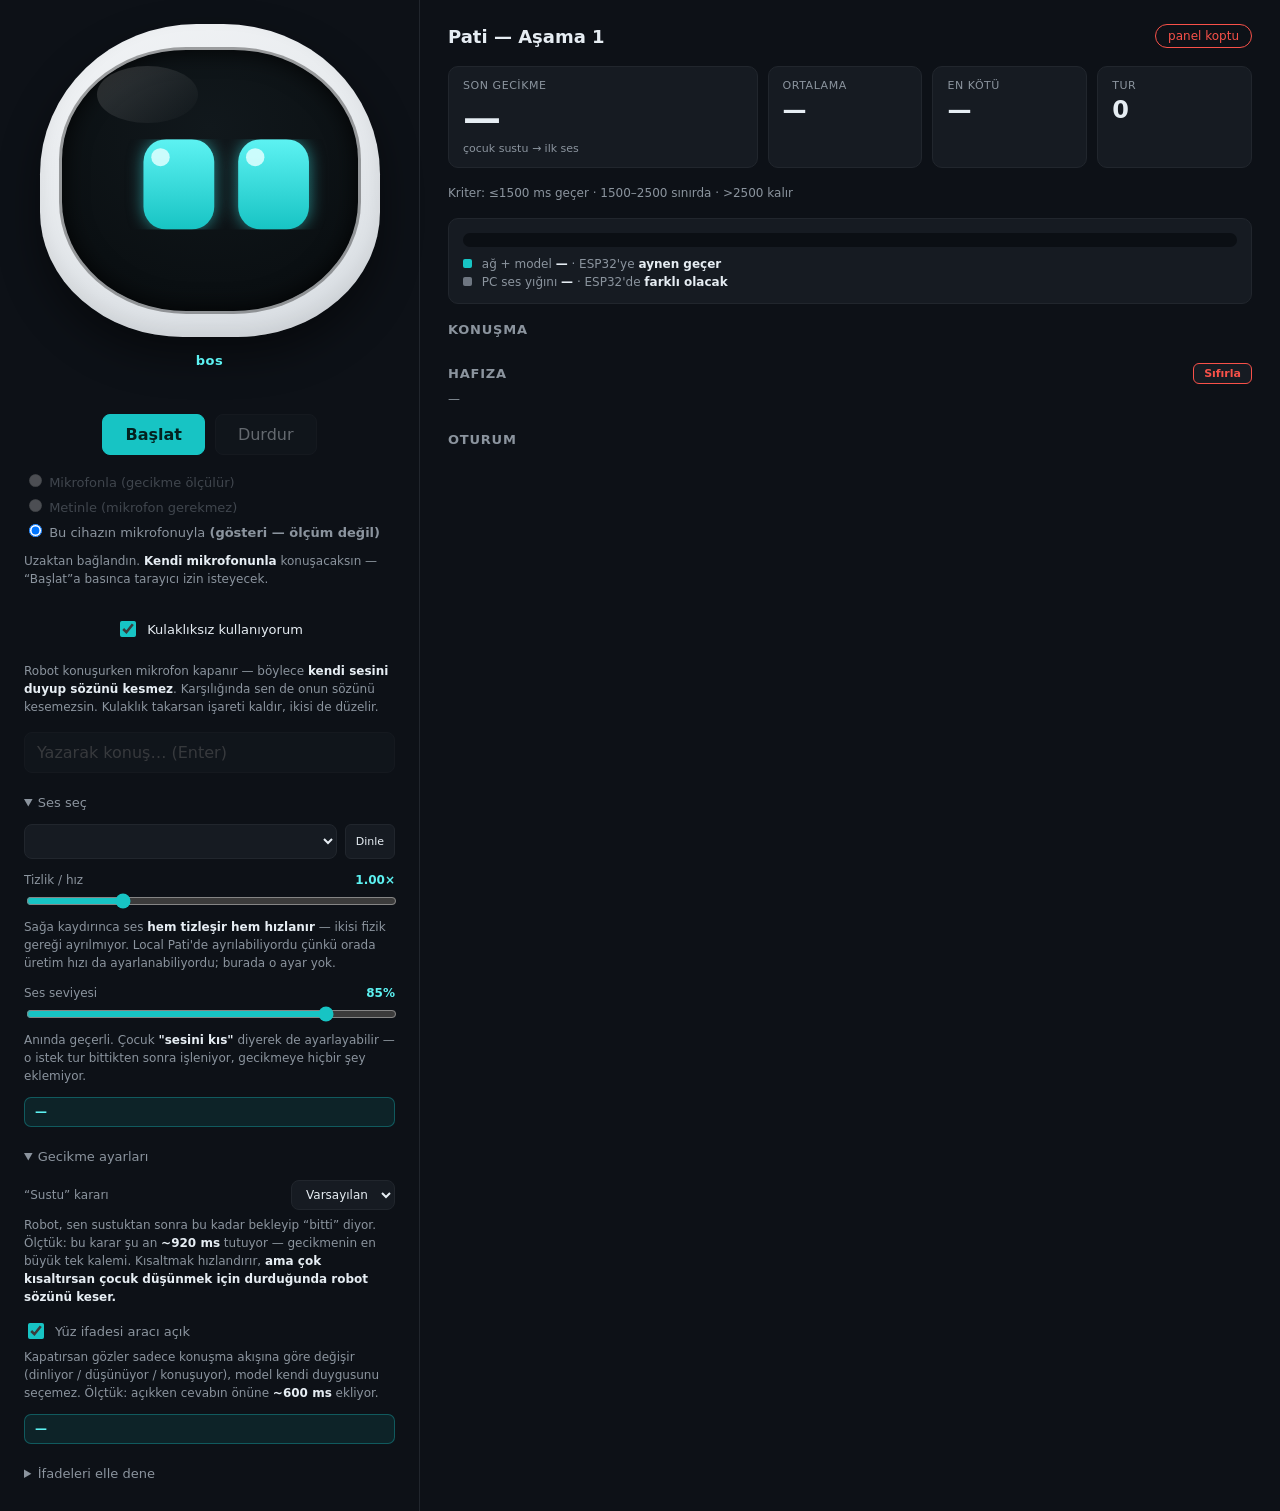
<file: prototype/arayuz/index.html>
<!DOCTYPE html>
<html lang="tr">
<head>
<meta charset="utf-8">
<meta name="viewport" content="width=device-width, initial-scale=1">
<title>Pati — Aşama 1 paneli</title>
<link rel="stylesheet" href="stil.css">
</head>
<body>

<div class="sol">
  <!-- Robot yüzü.
       Kasa + füme akrilik görünümü PLAN.mdb'den geliyor: Eilik'in
       "siyah cam" hissi ekrandan değil, önündeki koyu şeffaf
       akrilikten geliyor. 250 TL'lik ekranı sipariş etmeden nasıl
       duracağını burada görüyoruz. -->
  <div class="kafa">
    <div class="cam">
      <canvas id="gozler"></canvas>
      <div class="yansima"></div>
    </div>
  </div>

  <div class="ifade-adi"><span id="ifadeAdi">bos</span></div>
  <div class="mik-durum" id="mikDurum"></div>

  <div class="dugmeler">
    <button id="baslat" class="birincil">Başlat</button>
    <button id="durdur" disabled>Durdur</button>
  </div>

  <div class="mod">
    <label><input type="radio" name="mod" value="ses" checked> Mikrofonla (gecikme ölçülür)</label>
    <label><input type="radio" name="mod" value="metin"> Metinle (mikrofon gerekmez)</label>
    <!-- Uzaktan bağlanan biri (telefon, tünel) kendi mikrofonuyla
         konuşabilsin diye. Ölçüm için DEĞİL: araya tarayıcı ve ağ
         girdiği için gecikme sayıları §4 kriteri sayılmaz. -->
    <label><input type="radio" name="mod" value="tarayici"> Bu cihazın mikrofonuyla <b>(gösteri — ölçüm değil)</b></label>
  </div>

  <!-- Kulaklıksız kullanımda hoparlörden çıkan ses mikrofona girip
       robotun kendi sözünü kestiriyor. Robot konuşurken mikrofonu
       kapatmak bunu tamamen bitiriyor; bedeli sözünü kesememek. -->
  <label class="onay" id="dubleksSatir" hidden>
    <input id="yarimDubleks" type="checkbox" checked>
    <span>Kulaklıksız kullanıyorum</span>
  </label>
  <div class="ipucu" id="dubleksNot" hidden>
    Robot konuşurken mikrofon kapanır — böylece <b>kendi sesini duyup
    sözünü kesmez</b>. Karşılığında sen de onun sözünü kesemezsin.
    Kulaklık takarsan işareti kaldır, ikisi de düzelir.
  </div>

  <div class="yazi-satiri">
    <input id="yazi" type="text" placeholder="Yazarak konuş… (Enter)" disabled>
  </div>

  <!-- SES SEÇİMİ.
       30 hazır ses var; tizlik/hız API'den ayarlanamıyor
       (SpeechConfig şemasında speakingRate/pitch yok). Onun yerine
       v1'in hilesi: sesi olduğundan hızlı çalınca hem hızlanıyor hem
       tizleşiyor. ESP32'de bu sadece bir I2S saat ayarı. -->
  <details class="deneme" open>
    <summary>Ses seç</summary>

    <div class="ses-satir">
      <select id="sesListesi"></select>
      <button id="sesDinle" class="kucuk">Dinle</button>
    </div>

    <!-- Tek ayar: çalma hızı. Sesi olduğundan hızlı çalınca tizleşir
         ama aynı oranda hızlanır da — fizik gereği ayrılmıyor.
         Prompta "yavaş konuş" talimatı eklemek denendi ve GERİ ALINDI:
         her yeni talimat kişilik kurallarını seyreltiyor (soru kuralı
         ölçümü: sadece ifade değişimi %9 → %86 fark yarattı). -->
    <label class="kaydirici">
      <span>Tizlik / hız <b id="hizDeger">1.00×</b></span>
      <input id="hizKaydirici" type="range" min="0.85" max="1.45"
             step="0.01" value="1.00">
    </label>
    <div class="ipucu">
      Sağa kaydırınca ses <b>hem tizleşir hem hızlanır</b> — ikisi fizik
      gereği ayrılmıyor. Local Pati'de ayrılabiliyordu çünkü orada
      üretim hızı da ayarlanabiliyordu; burada o ayar yok.
    </div>

    <!-- SES SEVİYESİ. Tizlikten farkı: bu ANINDA geçerli oluyor,
         sonraki başlatmayı beklemiyor. Çünkü tizlik oturum açılırken
         sabitleniyor, seviye ise her ses parçasında yeniden uygulanıyor.

         Çocuk bunu sesiyle de ayarlayabiliyor ("sesini kıs") — ikisi
         de aynı sınırlardan geçiyor. Tamamen sessize alma KASITLI
         olarak yok: çocuk sıfıra indirip "Pati bozuldu" sanmasın. -->
    <label class="kaydirici">
      <span>Ses seviyesi <b id="seviyeDeger">85%</b></span>
      <input id="seviyeKaydirici" type="range" min="0.15" max="1"
             step="0.05" value="0.85">
    </label>
    <div class="ipucu">
      Anında geçerli. Çocuk <b>"sesini kıs"</b> diyerek de
      ayarlayabilir — o istek tur bittikten sonra işleniyor, gecikmeye
      hiçbir şey eklemiyor.
    </div>

    <div class="uygulandi" id="sesDurum">—</div>
  </details>

  <!-- GECİKME AYARLARI.
       Ölçüldü (11 tur, mikrofonla): ortalama 1783 ms, medyan 1989 ms
       → SINIRDA. Bu iki ayara o ölçümde HİÇ dokunulmamıştı ve ikisi de
       gecikmenin en büyük kalemleri. -->
  <details class="deneme" open>
    <summary>Gecikme ayarları</summary>

    <div class="ayar">
      <span>“Sustu” kararı</span>
      <select id="vadSecim">
        <option value="">Varsayılan</option>
        <option value="800">800 ms</option>
        <option value="600">600 ms</option>
        <option value="400">400 ms</option>
        <option value="300">300 ms</option>
      </select>
    </div>
    <div class="ipucu">
      Robot, sen sustuktan sonra bu kadar bekleyip “bitti” diyor.
      Ölçtük: bu karar şu an <b>~920 ms</b> tutuyor — gecikmenin en
      büyük tek kalemi. Kısaltmak hızlandırır, <b>ama çok kısaltırsan
      çocuk düşünmek için durduğunda robot sözünü keser.</b>
    </div>

    <label class="onay">
      <input id="yuzAcik" type="checkbox" checked>
      <span>Yüz ifadesi aracı açık</span>
    </label>
    <div class="ipucu">
      Kapatırsan gözler sadece konuşma akışına göre değişir (dinliyor /
      düşünüyor / konuşuyor), model kendi duygusunu seçemez.
      Ölçtük: açıkken cevabın önüne <b>~600 ms</b> ekliyor.
    </div>

    <div class="uygulandi" id="gecikmeDurum">—</div>
  </details>

  <details class="deneme">
    <summary>İfadeleri elle dene</summary>
    <div id="ifadeDugmeleri"></div>
    <p class="ipucu">
      Bunlar sadece önizleme — ölçüme girmez. Gerçek robotta ifadeyi
      modelin kendisi seçiyor (PLAN.md).
    </p>
  </details>
</div>

<div class="sag">
  <header>
    <h1>Pati — Aşama 1</h1>
    <div id="baglanti" class="rozet bekliyor">bağlanmadı</div>
  </header>

  <!-- ÖLÇÜM.
       PLAN.md'ün ana kriteri: çocuk sustu → ilk ses ≤ 1500 ms.
       Ortalama tek başına gösterilmiyor; en kötü değer de burada,
       çünkü çocuk ortalamayı yaşamıyor, her turu tek tek yaşıyor. -->
  <section class="olcum">
    <div class="kutu buyuk">
      <div class="etiket">son gecikme</div>
      <div id="sonGecikme" class="deger">—</div>
      <div class="alt">çocuk sustu → ilk ses</div>
    </div>
    <div class="kutu">
      <div class="etiket">ortalama</div>
      <div id="ortalama" class="deger">—</div>
    </div>
    <div class="kutu">
      <div class="etiket">en kötü</div>
      <div id="enKotu" class="deger">—</div>
    </div>
    <div class="kutu">
      <div class="etiket">tur</div>
      <div id="turSayisi" class="deger">0</div>
    </div>
  </section>

  <div id="kriter" class="kriter">
    Kriter: ≤1500 ms geçer · 1500–2500 sınırda · &gt;2500 kalır
  </div>

  <!-- Gecikmenin hangi parçası ESP32'ye geçer (PLAN.md tablosu).
       Bu ayrım olmadan PC ölçümü ESP32 için yanıltıcı olur. -->
  <section class="dagilim">
    <div class="cubuk">
      <div id="cubukAg" class="parca ag"></div>
      <div id="cubukYerel" class="parca yerel"></div>
    </div>
    <div class="aciklama">
      <span><i class="nokta ag"></i> ağ + model <b id="agMs">—</b> · ESP32'ye <b>aynen geçer</b></span>
      <span><i class="nokta yerel"></i> PC ses yığını <b id="yerelMs">—</b> · ESP32'de <b>farklı olacak</b></span>
    </div>
  </section>

  <section class="dokum">
    <h2>Konuşma</h2>
    <div id="dokum"></div>
  </section>

  <!-- HAFIZA.
       v1'in ilkesi korunuyor: "hafıza ŞEFFAF olmalı. Çocuk robotun
       kendisi hakkında ne bildiğini görebilmeli, yanlışı
       düzeltebilmeli, istemediğini silebilmeli."
       Bilgiler oturum BİTİNCE çıkarılıyor — konuşma sırasında değil,
       yani cevap gecikmesine hiç eklenmiyor. -->
  <section class="hafiza">
    <h2>
      Hafıza
      <button id="hafizaSifirla" class="kucuk tehlike">Sıfırla</button>
    </h2>
    <div id="hafizaOzet" class="hafiza-ozet">—</div>
    <div id="hafizaListe"></div>
  </section>

  <section class="olaylar">
    <h2>Oturum</h2>
    <div id="olaylar"></div>
  </section>
</div>

<script type="module" src="panel.js"></script>
</body>
</html>
</file>
<file: prototype/arayuz/stil.css>
/* Pati — Asama 1 paneli.
   Koyu tema: robot yuzu koyu zeminde dogru goruluyor ve zaten
   gercekte de fume akrilik arkasinda duracak (PLAN §10b). */

:root {
  --turkuaz: #17c4c4;
  --turkuaz-acik: #5df2f2;
  --zemin: #0d1117;
  --kart: #161b22;
  --cizgi: #21262d;
  --yazi: #e6edf3;
  --soluk: #8b949e;
  --gecer: #3fb950;
  --sinir: #d29922;
  --kalir: #f85149;
}

* { box-sizing: border-box; }

body {
  margin: 0;
  font-family: "Segoe UI", system-ui, sans-serif;
  background: var(--zemin);
  color: var(--yazi);
  display: grid;
  grid-template-columns: minmax(320px, 420px) 1fr;
  min-height: 100vh;
}

@media (max-width: 900px) {
  body { grid-template-columns: 1fr; }
}

/* ---------------------------------------------------------------- sol */

.sol {
  padding: 24px;
  border-right: 1px solid var(--cizgi);
  display: flex;
  flex-direction: column;
  gap: 16px;
  align-items: center;
}

/* Kafa: Eilik'in yuvarlak kafasi + fume akrilik.
   PLAN §10b: "Eilik'in siyah cam gorunumu ekrandan degil ONUNDEKI
   FILTREDEN geliyor... koyu fume akrilik + 3D baski cerceve." */
.kafa {
  width: 100%;
  max-width: 340px;
  aspect-ratio: 1 / 0.92;
  background: linear-gradient(160deg, #f2f4f6, #d8dde2);
  border-radius: 46% 46% 42% 42% / 48% 48% 40% 40%;
  padding: 26px 22px;
  display: flex;
  align-items: center;
  justify-content: center;
  box-shadow: 0 18px 40px rgba(0, 0, 0, .45), inset 0 -8px 18px rgba(0,0,0,.08);
}

.cam {
  position: relative;
  width: 100%;
  height: 100%;
  /* Fume akrilik: tam siyah degil, cok koyu ve hafif mavi */
  background: radial-gradient(120% 120% at 50% 30%, #11181c 0%, #05080a 100%);
  border-radius: 42%;
  overflow: hidden;
  box-shadow: inset 0 0 24px rgba(0,0,0,.9), 0 0 0 3px rgba(0,0,0,.35);
}

#gozler { width: 100%; height: 100%; display: block; }

/* Cam uzerindeki isik yansimasi — akrilik hissini veren sey bu */
.yansima {
  position: absolute;
  top: 6%; left: 12%;
  width: 34%; height: 22%;
  background: linear-gradient(140deg, rgba(255,255,255,.16), rgba(255,255,255,0));
  border-radius: 50%;
  pointer-events: none;
}

.ifade-adi {
  font-size: 13px;
  color: var(--soluk);
  letter-spacing: .04em;
}
.ifade-adi span { color: var(--turkuaz-acik); font-weight: 600; }

/* Mikrofon durumu — kulakliksiz kullanimda robot konusurken mikrofon
   kapaniyor; kullanici sessizligin sebebini gorsun. */
.mik-durum { font-size: 12px; color: var(--soluk); min-height: 1.2em; }

.dugmeler { display: flex; gap: 10px; }

button {
  font: inherit;
  padding: 10px 22px;
  border-radius: 8px;
  border: 1px solid var(--cizgi);
  background: var(--kart);
  color: var(--yazi);
  cursor: pointer;
}
button:hover:not(:disabled) { border-color: var(--turkuaz); }
button:disabled { opacity: .4; cursor: default; }
button.birincil { background: var(--turkuaz); color: #04211f; border-color: var(--turkuaz); font-weight: 600; }

.mod { display: flex; flex-direction: column; gap: 6px; font-size: 13px; color: var(--soluk); }
.mod label { cursor: pointer; }

.yazi-satiri { width: 100%; }
#yazi {
  width: 100%;
  padding: 10px 12px;
  border-radius: 8px;
  border: 1px solid var(--cizgi);
  background: var(--kart);
  color: var(--yazi);
  font: inherit;
}
#yazi:disabled { opacity: .4; }

.deneme { width: 100%; font-size: 13px; color: var(--soluk); }
.deneme summary { cursor: pointer; padding: 6px 0; }
#ifadeDugmeleri { display: flex; flex-wrap: wrap; gap: 6px; margin-top: 8px; }
#ifadeDugmeleri button { padding: 5px 10px; font-size: 12px; }
.ipucu { font-size: 12px; line-height: 1.5; color: var(--soluk); margin: 6px 0 0; }
.ipucu b { color: var(--yazi); }

/* Ses secimi */
.ses-satir { display: flex; gap: 8px; margin-top: 8px; }
#sesListesi {
  flex: 1; min-width: 0;
  padding: 8px 10px;
  border-radius: 8px;
  border: 1px solid var(--cizgi);
  background: var(--kart);
  color: var(--yazi);
  font: inherit; font-size: 13px;
}
#sesDinle { white-space: nowrap; }

.kaydirici { display: block; margin-top: 14px; font-size: 12px; color: var(--soluk); }
.kaydirici span { display: flex; justify-content: space-between; }
.kaydirici b { color: var(--turkuaz-acik); font-variant-numeric: tabular-nums; }
.kaydirici input { width: 100%; margin-top: 6px; accent-color: var(--turkuaz); }

button.genis { width: 100%; margin-top: 12px; }

.ayar { display: flex; align-items: center; justify-content: space-between; gap: 10px; margin-top: 10px; font-size: 12px; color: var(--soluk); }
.ayar select {
  padding: 6px 10px; border-radius: 8px;
  border: 1px solid var(--cizgi); background: var(--kart);
  color: var(--yazi); font: inherit; font-size: 12px;
}
.onay { display: flex; align-items: center; gap: 8px; margin-top: 14px; font-size: 13px; cursor: pointer; }
.onay input { accent-color: var(--turkuaz); width: 16px; height: 16px; }

/* Neyin GERCEKTEN etkin oldugu. Ayar degistigi anda uygulaniyor;
   bu satir "bastim mi acaba" sorusunu ortadan kaldiriyor. */
.uygulandi {
  margin-top: 12px; padding: 7px 10px;
  border-radius: 7px;
  background: rgba(23, 196, 196, .10);
  border: 1px solid rgba(23, 196, 196, .35);
  color: var(--turkuaz-acik);
  font-size: 12px; font-weight: 600;
}


/* ---------------------------------------------------------------- sag */

.sag { padding: 24px 28px; display: flex; flex-direction: column; gap: 18px; min-width: 0; }

header { display: flex; align-items: center; justify-content: space-between; }
h1 { font-size: 18px; margin: 0; font-weight: 600; }
h2 { font-size: 13px; margin: 0 0 8px; color: var(--soluk); font-weight: 600; text-transform: uppercase; letter-spacing: .06em; }

.rozet { font-size: 12px; padding: 4px 12px; border-radius: 999px; border: 1px solid var(--cizgi); }
.rozet.bekliyor { color: var(--soluk); }
.rozet.bagli { color: var(--gecer); border-color: var(--gecer); }
.rozet.koptu { color: var(--kalir); border-color: var(--kalir); }

.olcum { display: grid; grid-template-columns: 2fr 1fr 1fr 1fr; gap: 10px; }
@media (max-width: 700px) { .olcum { grid-template-columns: 1fr 1fr; } }

.kutu { background: var(--kart); border: 1px solid var(--cizgi); border-radius: 10px; padding: 12px 14px; }
.etiket { font-size: 11px; color: var(--soluk); text-transform: uppercase; letter-spacing: .05em; }
.deger { font-size: 24px; font-weight: 600; font-variant-numeric: tabular-nums; margin-top: 4px; }
.kutu.buyuk .deger { font-size: 38px; }
.alt { font-size: 11px; color: var(--soluk); margin-top: 2px; }

.deger.gecer { color: var(--gecer); }
.deger.sinir { color: var(--sinir); }
.deger.kalir { color: var(--kalir); }

.kriter { font-size: 12px; color: var(--soluk); }

/* Gecikmenin tasinabilir / tasinamaz ayrimi (PLAN §4) */
.dagilim { background: var(--kart); border: 1px solid var(--cizgi); border-radius: 10px; padding: 14px; }
.cubuk { display: flex; height: 14px; border-radius: 7px; overflow: hidden; background: #0b0f14; }
.parca { height: 100%; transition: width .25s ease; }
.parca.ag { background: var(--turkuaz); }
.parca.yerel { background: #6e7681; }
.aciklama { display: flex; flex-direction: column; gap: 4px; margin-top: 10px; font-size: 12px; color: var(--soluk); }
.nokta { display: inline-block; width: 9px; height: 9px; border-radius: 2px; margin-right: 6px; }
.nokta.ag { background: var(--turkuaz); }
.nokta.yerel { background: #6e7681; }
.aciklama b { color: var(--yazi); }

.dokum, .olaylar { display: flex; flex-direction: column; min-height: 0; }
#dokum { flex: 1; overflow-y: auto; max-height: 42vh; display: flex; flex-direction: column; gap: 10px; }

.tur { border-left: 2px solid var(--cizgi); padding-left: 12px; }
.tur .kim { font-size: 11px; color: var(--soluk); text-transform: uppercase; letter-spacing: .05em; }
.tur .soz { margin: 2px 0 8px; line-height: 1.5; }
.tur .soz.pati { color: var(--turkuaz-acik); }
.tur .sure { font-size: 11px; color: var(--soluk); font-variant-numeric: tabular-nums; }

/* Hafiza — seffaflik ilkesi: cocuk ne bilindigini gormeli ve
   istemedigini silebilmeli (v1'den tasindi). */
.hafiza h2 { display: flex; align-items: center; justify-content: space-between; }
button.kucuk { padding: 3px 10px; font-size: 11px; border-radius: 6px; }
button.tehlike { color: var(--kalir); border-color: var(--kalir); text-transform: none; letter-spacing: 0; }
button.tehlike:hover { background: var(--kalir); color: #fff; }

.hafiza-ozet { font-size: 12px; color: var(--soluk); margin-bottom: 8px; }
.hafiza-ozet b { color: var(--turkuaz-acik); }

#hafizaListe { display: flex; flex-direction: column; gap: 4px; max-height: 22vh; overflow-y: auto; }
.bilgi { display: flex; align-items: center; justify-content: space-between; gap: 10px; font-size: 13px; padding: 5px 10px; background: var(--kart); border: 1px solid var(--cizgi); border-radius: 7px; }
.bilgi .kez { color: var(--soluk); font-size: 11px; }
.bilgi button { opacity: 0; transition: opacity .15s; }
.bilgi:hover button { opacity: 1; }

#olaylar { font-size: 12px; color: var(--soluk); display: flex; flex-direction: column; gap: 4px; max-height: 18vh; overflow-y: auto; font-family: ui-monospace, Consolas, monospace; }
#olaylar .uyari { color: var(--sinir); }
#olaylar .hata { color: var(--kalir); }
</file>
